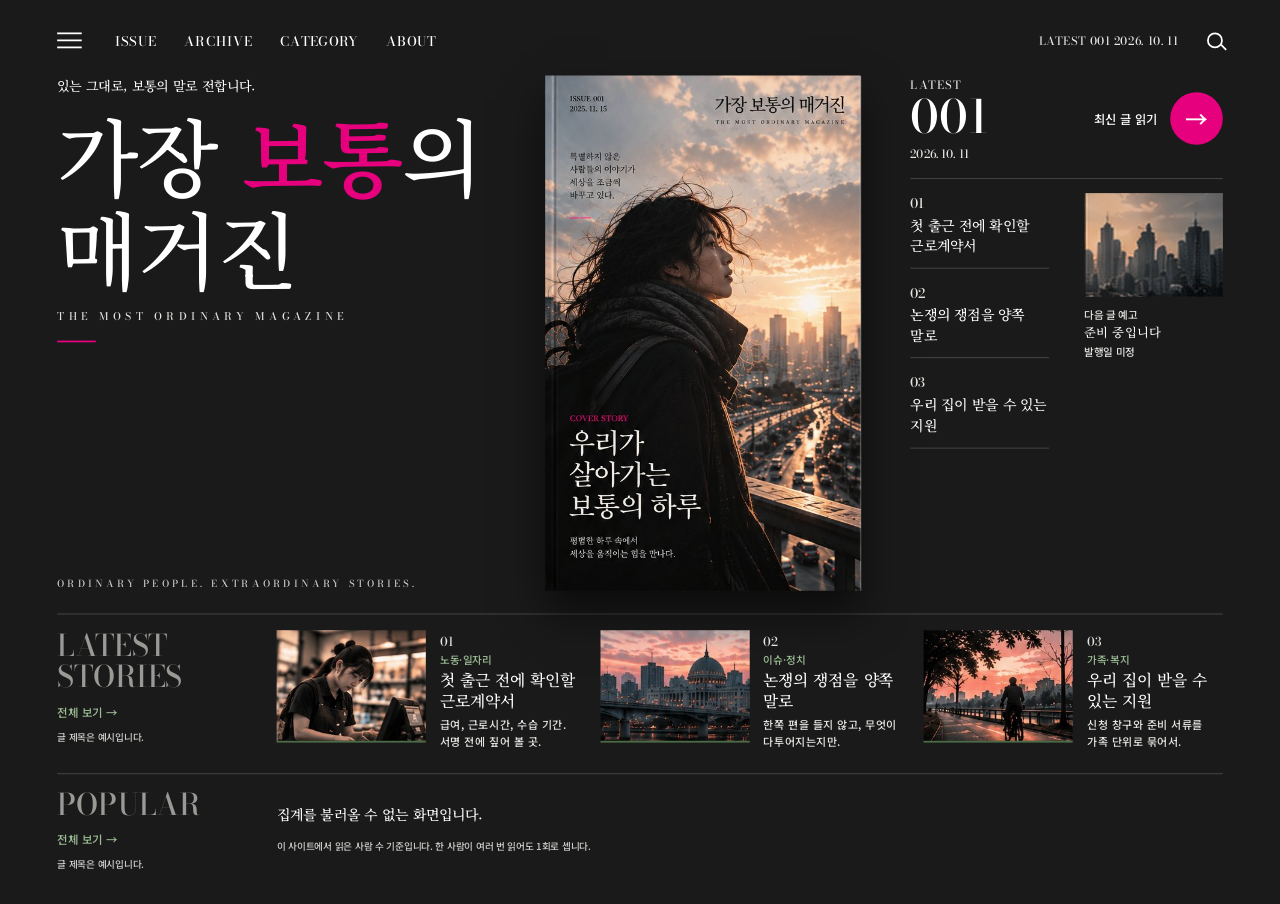
<file: index.html>
<!doctype html>
<html lang="ko">
<head>
<meta charset="utf-8">
<meta name="viewport" content="width=device-width, initial-scale=1, viewport-fit=cover">
<title>가장 보통의 매거진</title>
<link rel="preconnect" href="https://fonts.googleapis.com">
<link rel="preconnect" href="https://fonts.gstatic.com" crossorigin>
<link rel="stylesheet" href="https://fonts.googleapis.com/css2?family=Bodoni+Moda:wght@400;500&family=Noto+Serif+KR:wght@400;500;600&family=Noto+Sans+KR:wght@400;500;700&display=swap">
<style>
/* 레이아웃: 한 주소에 두 구성을 담는다. 화면 폭 900px 이상(컴퓨터)은 가로형(.L), 그 미만(폰)은 세로형(.P).
   두 구성 모두 도화지를 그려 화면 폭에 맞춰 통째로 줄이므로 구성이 바뀌지 않는다. 핫핑크는 제호의 '보통', 이번 호 버튼, 짧은 선에만 쓴다. */
:root { color-scheme: dark; --bg: #1A1A1A; --ink: #FFFFFF; --muted: #E6E5E2; --faint: #CFCECB; --rule: #4A4A4A; --pink: #E6007E; --olive: #4A6B45; --olive-text: #9DBF96; --serif: 'Noto Serif KR', 'Nanum Myeongjo', serif; --sans: 'Noto Sans KR', system-ui, -apple-system, sans-serif; --display: 'Bodoni Moda', 'Didot', 'Times New Roman', serif; }
* { box-sizing: border-box; }
body { font-weight: 500; background: var(--bg); color: var(--ink); font-family: var(--serif); padding-inline: 8px; padding-block: 0; word-break: keep-all; }
a { color: inherit; text-decoration: none; }
:focus-visible { outline: 2px solid var(--pink); outline-offset: 3px; }
.L { display: none; }
@media (min-width: 900px) { .P { display: none; } .L { display: block; } }
.P .phero { position: relative; height: calc(39vw + 78px + 163.1vw); margin-inline: -8px; overflow: hidden; background: #1A1A1A url("img/cover.jpg") center bottom / 100% auto no-repeat; }
.P .pnav { position: absolute; top: 0; left: 0; right: 0; display: flex; align-items: center; gap: 3.4vw; padding: 14px 16px 0; font-family: var(--display); font-size: 3.5vw; letter-spacing: 0.04em; }
.P .pnav:has(.wlink:not([hidden])) { gap: 2.4vw; font-size: 3.2vw; }
.P .burger { flex: none; width: 24px; height: 16px; display: grid; align-content: space-between; margin-right: 2px; }
.P .burger i { display: block; height: 2px; background: var(--ink); }
.P .pnav .sp { flex: 1; }
.P .search { flex: none; width: 16px; height: 16px; border: 2px solid var(--ink); border-radius: 50%; position: relative; }
.P .search::after { content: ""; position: absolute; width: 7px; height: 2px; background: var(--ink); right: -6px; bottom: -2px; transform: rotate(45deg); }
.P .ptitle { position: absolute; left: 16px; top: 64px; right: 34%; }
.P .kicker { margin: 0; font-size: 3.3vw; line-height: 1.55; font-weight: 500; text-shadow: 0 1px 8px rgba(0,0,0,0.6); }
.P h1 { margin: 2vw 0 0; font-weight: 500; font-size: 11.5vw; line-height: 1.1; letter-spacing: -0.02em; text-shadow: 0 2px 14px rgba(0,0,0,0.55); }
.P h1 b { color: var(--pink); font-weight: 600; }
.P .en { margin: 2.2vw 0 0; font-family: var(--display); font-size: 2.4vw; letter-spacing: 0.3em; line-height: 1.8; color: var(--muted); }
.P .pside { position: absolute; top: 64px; right: 16px; width: 26vw; max-width: 130px; }
.P .issue-l { margin: 0; font-family: var(--display); font-size: 2.8vw; letter-spacing: 0.1em; color: var(--muted); }
.P .issue-n { margin: 0; font-family: var(--display); font-weight: 500; font-size: 9vw; line-height: 1.1; }
.P .issue-d { margin: 4px 0 0; padding-top: 6px; border-top: 1px solid var(--rule); font-family: var(--display); font-size: 2.8vw; color: var(--muted); }
.P .read { position: absolute; right: 16px; bottom: 18px; display: block; text-align: center; text-shadow: 0 1px 6px rgba(0,0,0,0.9); }
.P .read .circle { display: grid; place-items: center; width: 12vw; height: 12vw; border-radius: 50%; background: var(--pink); color: #fff; font-size: 5.4vw; line-height: 1; }
.P .read span.t { display: block; margin-top: 6px; font-family: var(--sans); font-size: 3vw; }
.P .toc { position: absolute; left: 0; right: 0; top: calc(71.6vw + 14px); list-style: none; margin: 0; padding: 0; border-top: 1px solid var(--rule); }
.P .toc li { padding: 2.4vw 0 2.2vw; border-bottom: 1px solid var(--rule); }
.P .toc .n { display: block; font-family: var(--display); font-size: 3.2vw; color: var(--muted); }
.P .toc .c { display: block; font-family: var(--sans); font-size: 2.6vw; font-weight: 500; color: var(--olive-text); }
.P .toc .tt { display: block; font-size: 3vw; line-height: 1.45; }
.P .toc { text-shadow: 0 1px 6px rgba(0,0,0,0.9), 0 0 3px rgba(0,0,0,0.8); }
.P .toc .n { color: var(--ink); }
.P .toc .c { color: #D3EACC; }
.P .latest { margin-top: 0; border-top: 0; padding: 26px 8px 0; }
.P .latest-head { display: flex; flex-wrap: wrap; align-items: baseline; justify-content: space-between; gap: 6px 16px; }
.P .latest-head h2 { margin: 0; font-family: var(--display); font-weight: 500; font-size: 24px; line-height: 1.1; letter-spacing: 0.04em; color: #9A9996; }
.P .latest-head .all { font-family: var(--sans); font-size: 13px; color: var(--olive-text); }
.P .cards { list-style: none; margin: 16px 0 0; padding: 0; display: grid; grid-template-columns: 1fr; gap: 22px; }
.P .card .im { width: 100%; aspect-ratio: 2 / 1; background: #222 center / cover no-repeat; border-bottom: 2px solid var(--olive); }
.P .card .row { display: grid; grid-template-columns: 26px 1fr; margin-top: 10px; }
.P .card .no { font-family: var(--display); font-size: 14px; color: var(--muted); padding-top: 2px; }
.P .card .tx { border-left: 1px solid var(--rule); padding-left: 10px; min-width: 0; }
.P .card .c { display: block; font-family: var(--sans); font-size: 11px; font-weight: 500; color: var(--olive-text); }
.P .card h3 { margin: 2px 0 0; font-weight: 500; font-size: 17px; line-height: 1.4; }
.P .card p { margin: 4px 0 0; font-family: var(--sans); font-weight: 500; font-size: 13px; line-height: 1.55; color: var(--muted); }
.P .card a:hover h3 { text-decoration: underline; text-decoration-color: var(--pink); text-underline-offset: 4px; }
.P .note { margin: 22px 0 0; font-family: var(--sans); font-size: 11px; color: var(--faint); text-align: right; }
.L .frame { width: 100%; max-width: 1440px; margin-inline: auto; overflow: hidden; }
.L .stage { width: 1440px; transform-origin: 0 0; padding: 28px 56px 36px; background: var(--bg); }
.L .nav { display: flex; align-items: center; gap: 32px; height: 36px; font-family: var(--display); font-size: 15px; letter-spacing: 0.04em; }
.L .burger { width: 28px; height: 18px; display: grid; align-content: space-between; margin-right: 6px; }
.L .burger i { display: block; height: 2px; background: var(--ink); }
.L .nav .sp { flex: 1; }
.L .nav .iss { font-size: 13px; color: var(--muted); }
.L .nav .search { width: 18px; height: 18px; border: 2px solid var(--ink); border-radius: 50%; position: relative; }
.L .nav .search::after { content: ""; position: absolute; width: 8px; height: 2px; background: var(--ink); right: -7px; bottom: -2px; transform: rotate(45deg); }
.L .hero { display: grid; grid-template-columns: 500px 360px 1fr; column-gap: 56px; margin-top: 22px; align-items: stretch; }
.L .left { display: flex; flex-direction: column; justify-content: space-between; }
.L .kicker { margin: 0; font-size: 15px; line-height: 1.6; font-weight: 500; }
.L h1 { margin: 12px 0 0; font-weight: 500; font-size: 96px; line-height: 1.1; letter-spacing: -0.02em; }
.L h1 b { color: var(--pink); font-weight: 600; }
.L .en { margin: 18px 0 0; font-family: var(--display); font-size: 12px; letter-spacing: 0.42em; color: var(--muted); }
.L .bar { width: 44px; height: 2px; background: var(--pink); margin: 18px 0 0; }
.L .desc { margin: 16px 0 0; font-size: 17px; line-height: 1.7; font-weight: 500; }
.L .cats { list-style: none; margin: 0; padding: 0; display: grid; grid-template-columns: repeat(4, 1fr); gap: 20px 16px; }
.L .cats li { border-left: 2px solid var(--rule); padding-left: 10px; line-height: 1.3; }
.L .cats li:first-child { border-left-color: var(--olive); }
.L .cats .n { display: block; font-family: var(--display); font-size: 12px; color: var(--muted); }
.L .cats .t { font-family: var(--sans); font-size: 13px; font-weight: 500; }
.L .tagline { margin: 0; font-family: var(--display); font-size: 11px; letter-spacing: 0.34em; color: var(--faint); }
.L .cover { width: 360px; aspect-ratio: 526 / 858; background: #111 url("img/cover.jpg") center / cover no-repeat; box-shadow: 0 26px 46px rgba(0, 0, 0, 0.55); }
.L .right { display: grid; grid-template-columns: 1fr 1fr; column-gap: 40px; align-content: start; }
.L .right > .top { grid-column: 1 / -1; display: flex; align-items: center; gap: 28px; padding-bottom: 18px; border-bottom: 1px solid var(--rule); }
.L .issue-l { margin: 0; font-family: var(--display); font-size: 13px; letter-spacing: 0.1em; color: var(--muted); }
.L .issue-n { margin: 0; font-family: var(--display); font-weight: 500; font-size: 52px; line-height: 1.05; }
.L .issue-d { margin: 4px 0 0; font-family: var(--display); font-size: 13px; color: var(--muted); }
.L .read { margin-left: auto; display: flex; align-items: center; gap: 14px; font-family: var(--sans); font-size: 14px; }
.L .read .circle { display: grid; place-items: center; width: 60px; height: 60px; border-radius: 50%; background: var(--pink); color: #fff; font-size: 26px; line-height: 1; }
.L .toc { grid-column: 1; list-style: none; margin: 0; padding: 0; }
.L .toc li { padding: 16px 0 14px; border-bottom: 1px solid var(--rule); }
.L .toc .n { display: block; font-family: var(--display); font-size: 15px; color: var(--muted); }
.L .toc .c { display: block; margin-top: 2px; font-family: var(--sans); font-size: 12px; font-weight: 500; color: var(--olive-text); }
.L .toc .tt { display: block; margin-top: 2px; font-size: 16px; line-height: 1.45; }
.L .next { grid-column: 2; margin-top: 16px; }
.L .next .im { width: 100%; aspect-ratio: 4 / 3; background: #222 url("img/next.jpg") center / cover no-repeat; }
.L .next p { margin: 10px 0 0; font-family: var(--sans); font-size: 12px; line-height: 1.6; color: var(--muted); }
.L .next p b { display: block; font-weight: 500; color: var(--ink); font-family: var(--serif); font-size: 14px; }
.L .latest { margin-top: 26px; border-top: 1px solid var(--rule); padding-top: 18px; display: grid; grid-template-columns: 210px 1fr; column-gap: 40px; align-items: start; }
.L .latest h2 { margin: 0; font-family: var(--display); font-weight: 500; font-size: 34px; line-height: 1.05; color: #9A9996; }
.L .latest .all, .L .pop .all { display: block; margin-top: 12px; font-family: var(--sans); font-size: 13px; color: var(--olive-text); }
.L .latest .note, .L .pop .note { margin: 10px 0 0; font-family: var(--sans); font-size: 11px; line-height: 1.5; color: var(--faint); }
.L .cards { list-style: none; margin: 0; padding: 0; display: grid; grid-template-columns: repeat(3, 1fr); gap: 28px; }
.L .card a { display: grid; grid-template-columns: 170px 1fr; gap: 16px; }
.L .card .im { width: 100%; aspect-ratio: 4 / 3; background: #222 center / cover no-repeat; border-bottom: 2px solid var(--olive); }
.L .card .no { font-family: var(--display); font-size: 14px; color: var(--muted); }
.L .card .c { display: block; font-family: var(--sans); font-size: 12px; font-weight: 500; color: var(--olive-text); }
.L .card h3 { margin: 2px 0 0; font-weight: 500; font-size: 18px; line-height: 1.35; }
.L .card p { margin: 6px 0 0; font-family: var(--sans); font-weight: 500; font-size: 12.5px; line-height: 1.55; color: var(--muted); }
.L .card a:hover h3 { text-decoration: underline; text-decoration-color: var(--pink); text-underline-offset: 4px; }
.P .pop { padding: 34px 8px 28px; }
.P .pop .latest-head { margin: 0; }
.P .pop h2 { margin: 0; font-family: var(--display); font-weight: 500; font-size: 24px; line-height: 1.1; letter-spacing: 0.04em; color: #9A9996; }
.L .pop { margin-top: 26px; border-top: 1px solid var(--rule); padding-top: 18px; display: grid; grid-template-columns: 210px 1fr; column-gap: 40px; align-items: start; }
.L .pop h2 { margin: 0; font-family: var(--display); font-weight: 500; font-size: 34px; line-height: 1.05; color: #9A9996; }
.pop .pnote { margin: 12px 0 0; font-family: var(--sans); font-size: 11px; line-height: 1.5; color: var(--faint); }
.P .cards { display: flex; gap: 14px; margin-inline: -8px; padding: 0 8px 4px; overflow-x: auto; scroll-snap-type: x mandatory; scroll-padding-inline: 8px; scrollbar-width: none; -webkit-overflow-scrolling: touch; }
.P .cards::-webkit-scrollbar { display: none; }
.P .cards .card { flex: 0 0 78%; scroll-snap-align: start; }
.pop .cnt { display: block; margin-top: 6px; font-family: var(--sans); font-size: 12px; color: var(--olive-text); }
.P .pop .cards { margin-top: 16px; }
.L .pop .cards { margin-top: 0; }
body { margin: 0; }
</style>
</head>
<body>
<div class="P">
<section class="phero" aria-label="이번 호">
  <nav class="pnav" aria-label="주 메뉴">
    <span class="burger" aria-hidden="true"><i></i><i></i><i></i></span>
    <a href="index.html">ISSUE</a>
    <a href="archive.html">ARCHIVE</a>
    <a href="category.html">CATEGORY</a>
    <a href="about.html">ABOUT</a>
      <a href="write.html" class="wlink" hidden>WRITE</a>
    <span class="sp"></span>
    <span class="search" aria-hidden="true"></span>
  </nav>
  <div class="ptitle">
    <p class="kicker">있는 그대로, 보통의 말로 전합니다.</p>
    <h1>가장 <b>보통</b>의<br>매거진</h1>
    <p class="en">THE MOST ORDINARY MAGAZINE</p>
  </div>
  <aside class="pside" aria-label="이번 호 안내">
    <p class="issue-l">ISSUE</p>
    <p class="issue-n">001</p>
    <p class="issue-d">2026. 10. 11</p>
  </aside>
  <a class="read" href="post.html#1">
    <span class="circle" aria-hidden="true">→</span><span class="t">최신 글 읽기</span>
  </a>
</section>

<section class="latest" aria-labelledby="latest-h-p">
  <div class="latest-head">
    <h2 id="latest-h-p">LATEST STORIES</h2>
    <a class="all" href="category.html">전체 보기 →</a>
  </div>
  <ul class="cards" ></ul>
  <p class="note">글 제목은 예시입니다.</p>
</section>

<section class="pop" aria-labelledby="pop-h-p">
  <div class="latest-head">
    <h2 id="pop-h-p">POPULAR</h2>
    <a class="all" href="category.html">전체 보기 →</a>
  </div>
  <div class="popbody"></div>
  <p class="note">글 제목은 예시입니다.</p>
</section>
</div>
<div class="L">
<div class="frame" >
  <div class="stage" >
    <nav class="nav" aria-label="주 메뉴">
      <span class="burger" aria-hidden="true"><i></i><i></i><i></i></span>
      <a href="index.html">ISSUE</a>
      <a href="archive.html">ARCHIVE</a>
      <a href="category.html">CATEGORY</a>
      <a href="about.html">ABOUT</a>
      <a href="write.html" class="wlink" hidden>WRITE</a>
      <span class="sp"></span>
      <span class="iss"></span>
      <span class="search" aria-hidden="true"></span>
    </nav>

    <div class="hero">
      <header class="left">
        <div>
          <p class="kicker">있는 그대로, 보통의 말로 전합니다.</p>
          <h1>가장 <b>보통</b>의<br>매거진</h1>
          <p class="en">THE MOST ORDINARY MAGAZINE</p>
          <div class="bar"></div>
        </div>
        <p class="tagline">ORDINARY PEOPLE. EXTRAORDINARY STORIES.</p>
      </header>

      <section class="cover" role="img" aria-label="표지 이미지"></section>

      <aside class="right" aria-label="이번 호">
        <div class="top">
          <div>
            <p class="issue-l">ISSUE</p>
            <p class="issue-n">001</p>
            <p class="issue-d">2026. 10. 11</p>
          </div>
          <a class="read" href="post.html#1">
            <span>최신 글 읽기</span><span class="circle" aria-hidden="true">→</span>
          </a>
        </div>
        <ol class="toc" ></ol>
        <div class="next">
          <div class="im"></div>
          <p>다음 글 예고<b>준비 중입니다</b>발행일 미정</p>
        </div>
      </aside>
    </div>

    <section class="latest" aria-labelledby="latest-h-l">
      <div>
        <h2 id="latest-h-l">LATEST<br>STORIES</h2>
        <a class="all" href="category.html">전체 보기 →</a>
        <p class="note">글 제목은 예시입니다.</p>
      </div>
      <ul class="cards" ></ul>
    </section>

    <section class="pop" aria-labelledby="pop-h-l">
      <div>
        <h2 id="pop-h-l">POPULAR</h2>
        <a class="all" href="category.html">전체 보기 →</a>
        <p class="note">글 제목은 예시입니다.</p>
      </div>
      <div class="popbody"></div>
    </section>
  </div>
</div>
</div>
<script src="config.js"></script>
<script src="site.js"></script>
<script>
(function () {
  var S = window.SITE, CATS = S.CATS, POSTS = S.POSTS;
  function el(tag, cls, text) { var e = document.createElement(tag); if (cls) e.className = cls; if (text) e.textContent = text; return e; }
  function link(a, id) { a.href = "post.html#" + id; return a; }

  // LATEST와 POPULAR가 같은 카드 모양을 쓰도록 한 곳에서 만든다. count가 있으면 읽은 사람 수를 덧붙인다.
  function makeCard(p, rank, layout, count) {
    var li = el("li", "card");
    var a = link(el("a"), p.id);
    var im = el("div", "im");
    if (p.img) im.style.backgroundImage = 'url("' + p.img + '")';
    a.appendChild(im);
    var no = el("span", "no", rank < 10 ? "0" + rank : String(rank));
    var body = el(layout === "P" ? "div" : "div", layout === "P" ? "tx" : "");
    body.appendChild(el("span", "c", p.cat));
    body.appendChild(el("h3", "", p.title));
    body.appendChild(el("p", "", p.dek));
    if (count != null) body.appendChild(el("span", "cnt", count + "명이 읽음"));
    if (layout === "P") {
      var row = el("div", "row");
      row.appendChild(no); row.appendChild(body); a.appendChild(row);
    } else {
      var t2 = el("div");
      t2.appendChild(no);
      while (body.firstChild) t2.appendChild(body.firstChild);
      a.appendChild(t2);
    }
    li.appendChild(a);
    return li;
  }

  function build(root, layout) {
    var cats = root.querySelector(".cats");
    if (cats) CATS.forEach(function (c, i) {
      var li = el("li");
      li.appendChild(el("span", "n", "0" + (i + 1)));
      li.appendChild(el("span", "t", c));
      cats.appendChild(li);
    });
    var top = POSTS[0];
    // 표지는 가장 최신 글(첫 번째)의 표지 이미지를 쓴다.
    var cv = root.querySelector(".phero, .cover");
    if (cv && top.cover) cv.style.backgroundImage = 'url("' + top.cover + '")';
    var q = function (c) { return root.querySelector(c); };
    if (q(".issue-l")) { q(".issue-l").textContent = "LATEST"; q(".issue-n").textContent = S.latestNo(); q(".issue-d").textContent = top.date; }
    if (q(".nav .iss")) q(".nav .iss").textContent = "LATEST " + S.latestNo() + "  " + top.date;
    root.querySelectorAll("a.read").forEach(function (r) { r.href = "post.html#" + top.id; });
    if (S.isReal()) root.querySelectorAll(".note").forEach(function (n) { n.remove(); });
    var toc = root.querySelector(".toc");
    if (toc) POSTS.slice(0, 3).forEach(function (p, i) {
      var li = el("li");
      li.appendChild(el("span", "n", "0" + (i + 1)));
      li.appendChild(link(el("a", "tt", p.title), p.id));
      toc.appendChild(li);
    });
    var cards = root.querySelector(".cards");
    POSTS.slice(0, layout === "P" && S.isReal() ? 6 : 3).forEach(function (p, i) { cards.appendChild(makeCard(p, i + 1, layout)); });
  }

  var roots = [
    { root: document.querySelector(".P"), layout: "P", w: 672 },
    { root: document.querySelector(".L"), layout: "L", w: 1440 }
  ];
  if (S.hasSession()) document.querySelectorAll(".wlink").forEach(function (a) { a.hidden = false; });
  var built = false;
  S.ready.then(function () { roots.forEach(function (r) { build(r.root, r.layout); }); built = true; fit(); renderPop(lastCounts); });

  var lastCounts = {};
  function renderPop(counts) {
    lastCounts = counts;
    if (!built) return;
    var rows = POSTS.map(function (p) { return { p: p, n: (counts || {})[p.id] || 0 }; })
      .filter(function (r) { return r.n > 0; })
      .sort(function (a, b) { return b.n - a.n || a.p.id - b.p.id; }).slice(0, 6);
    document.querySelectorAll(".popbody").forEach(function (box) {
      box.textContent = "";
      var layout = box.closest(".P") ? "P" : "L";
      if (!rows.length) { box.appendChild(el("p", "none", counts === null ? "집계를 불러올 수 없는 화면입니다." : "아직 집계된 조회가 없습니다.")); }
      else {
        var ul = el("ul", "cards");
        rows.slice(0, layout === "P" && S.isReal() ? 6 : 3).forEach(function (r, i) { ul.appendChild(makeCard(r.p, i + 1, layout, r.n)); });
        box.appendChild(ul);
      }
      box.appendChild(el("p", "pnote", "이 사이트에서 읽은 사람 수 기준입니다. 한 사람이 여러 번 읽어도 1회로 셉니다."));
    });
  }
  S.readCounts().then(renderPop);

  function fit() {
    roots.forEach(function (r) {
      var frame = r.root.querySelector(".frame"), stage = r.root.querySelector(".stage");
      if (!frame || !frame.clientWidth) return;
      var s = Math.min(1, frame.clientWidth / r.w);
      stage.style.transform = "scale(" + s + ")";
      frame.style.height = Math.ceil(stage.offsetHeight * s) + "px";
    });
  }
  fit();
  window.addEventListener("resize", fit);
  window.addEventListener("load", fit);
  if (document.fonts && document.fonts.ready) document.fonts.ready.then(fit);
})();
</script>
</body>
</html>
</file>
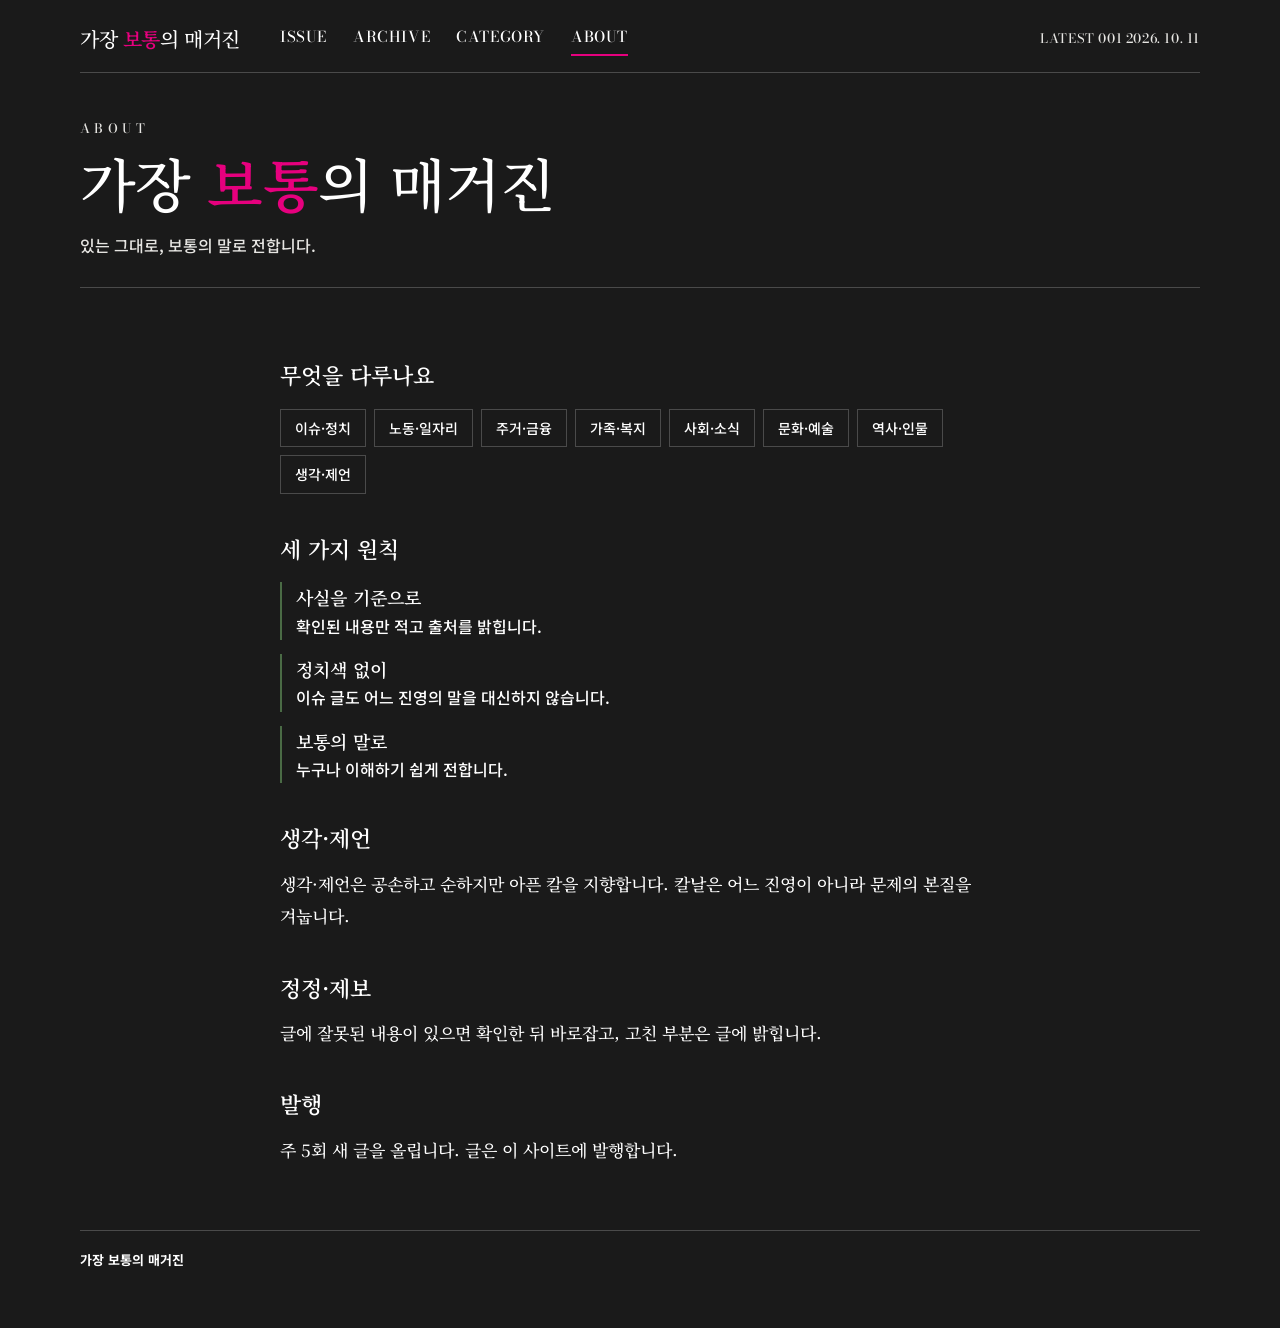
<file: about.html>
<!doctype html>
<html lang="ko">
<head>
<meta charset="utf-8">
<meta name="viewport" content="width=device-width, initial-scale=1, viewport-fit=cover">
<title>소개 — 가장 보통의 매거진</title>
<link rel="preconnect" href="https://fonts.googleapis.com">
<link rel="preconnect" href="https://fonts.gstatic.com" crossorigin>
<link rel="stylesheet" href="https://fonts.googleapis.com/css2?family=Bodoni+Moda:wght@400;500&family=Noto+Serif+KR:wght@400;500;600&family=Noto+Sans+KR:wght@400;500;700&display=swap">
<link rel="stylesheet" href="site.css">
</head>
<body data-page="about">
<div class="wrap">
<div id="site-header"></div>
<main>
  <section class="page-head">
    <p class="eyebrow">ABOUT</p>
    <h1>가장 <b>보통</b>의 매거진</h1>
    <p class="lede">있는 그대로, 보통의 말로 전합니다.</p>
  </section>
  <div class="about">
    <h2>무엇을 다루나요</h2>
    <ul class="cat-list" id="cats"></ul>

    <h2>세 가지 원칙</h2>
    <ul class="rules">
      <li><b>사실을 기준으로</b>확인된 내용만 적고 출처를 밝힙니다.</li>
      <li><b>정치색 없이</b>이슈 글도 어느 진영의 말을 대신하지 않습니다.</li>
      <li><b>보통의 말로</b>누구나 이해하기 쉽게 전합니다.</li>
    </ul>

    <h2>생각·제언</h2>
    <p>생각·제언은 공손하고 순하지만 아픈 칼을 지향합니다. 칼날은 어느 진영이 아니라 문제의 본질을 겨눕니다.</p>

    <h2>정정·제보</h2>
    <p>글에 잘못된 내용이 있으면 확인한 뒤 바로잡고, 고친 부분은 글에 밝힙니다.</p>

    <h2>발행</h2>
    <p>주 5회 새 글을 올립니다. 글은 이 사이트에 발행합니다.</p>
  </div>
</main>
<div id="site-footer"></div>
</div>
<script src="config.js"></script>
<script src="site.js"></script>
<script>
(function () {
  var S = window.SITE, ul = document.getElementById("cats");
  S.CATS.forEach(function (c) { ul.appendChild(S.el("li", "", c)); });
})();
</script>
</body>
</html>
</file>
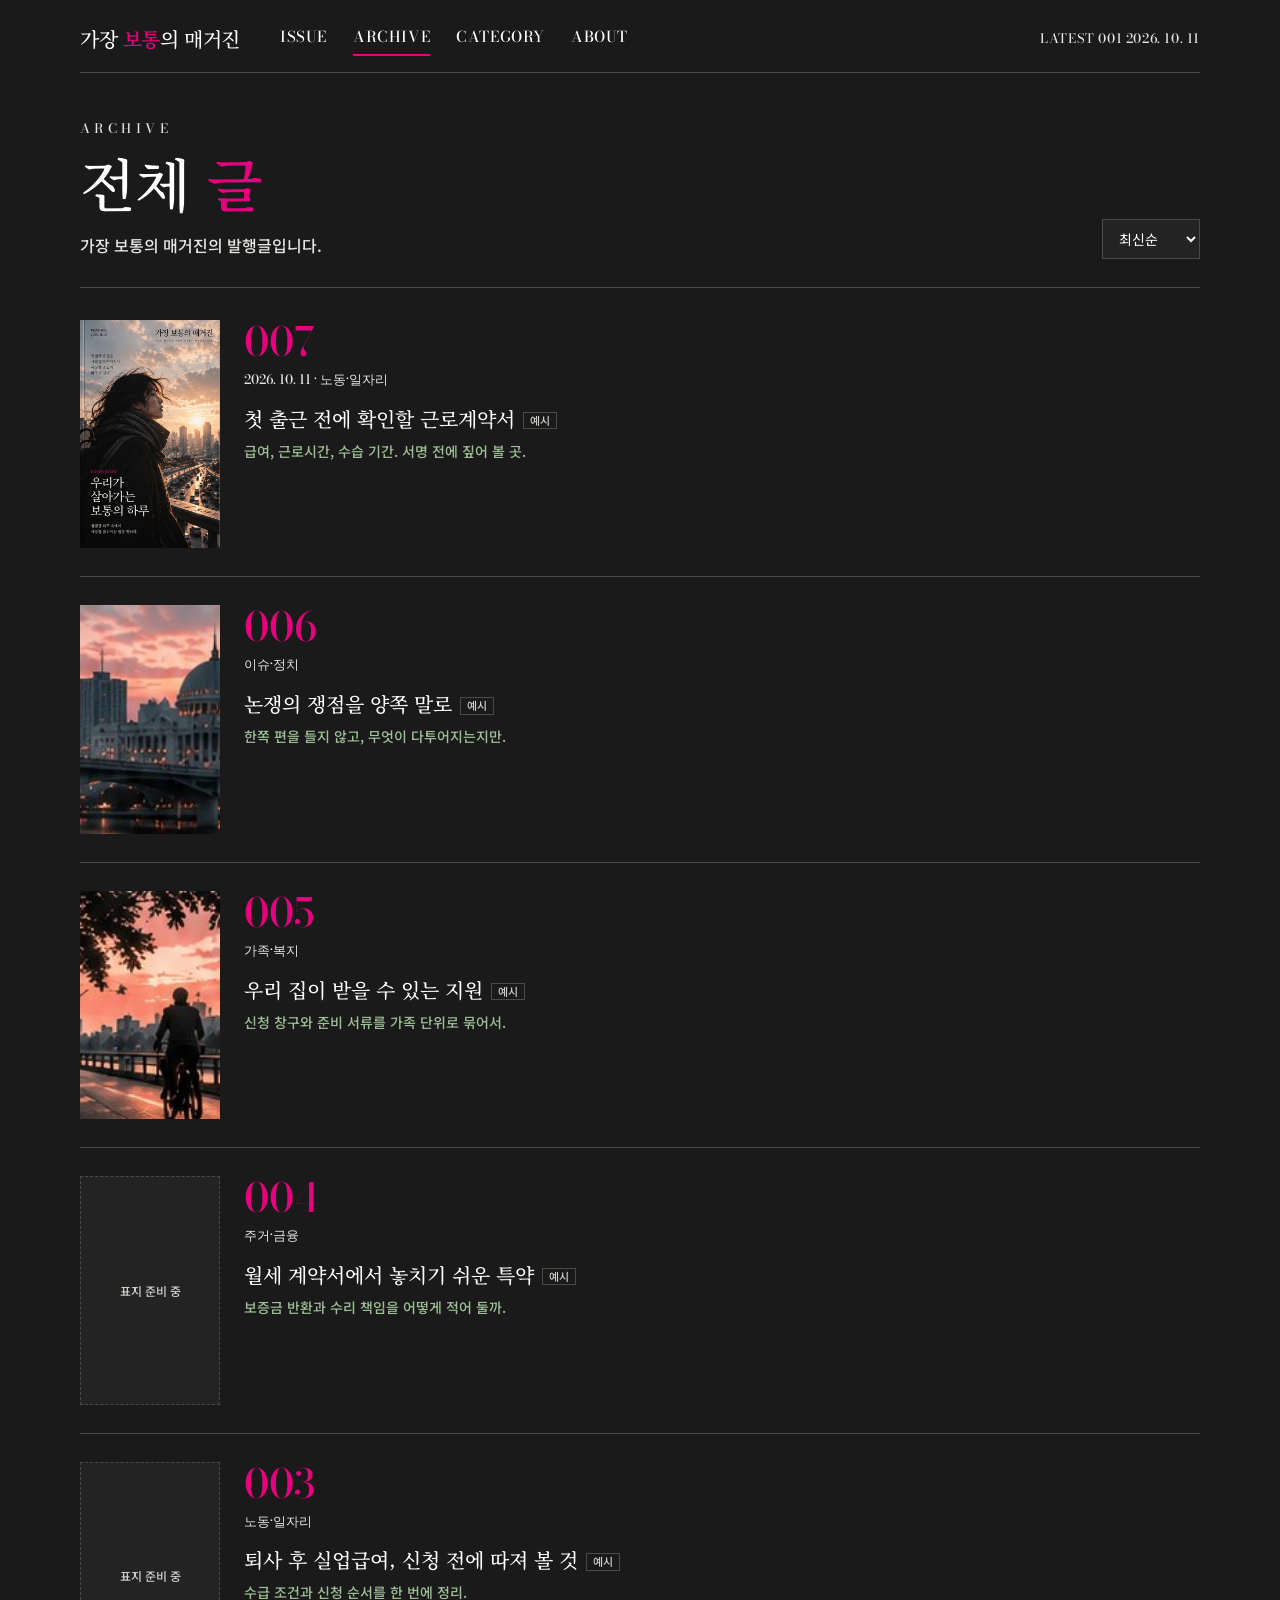
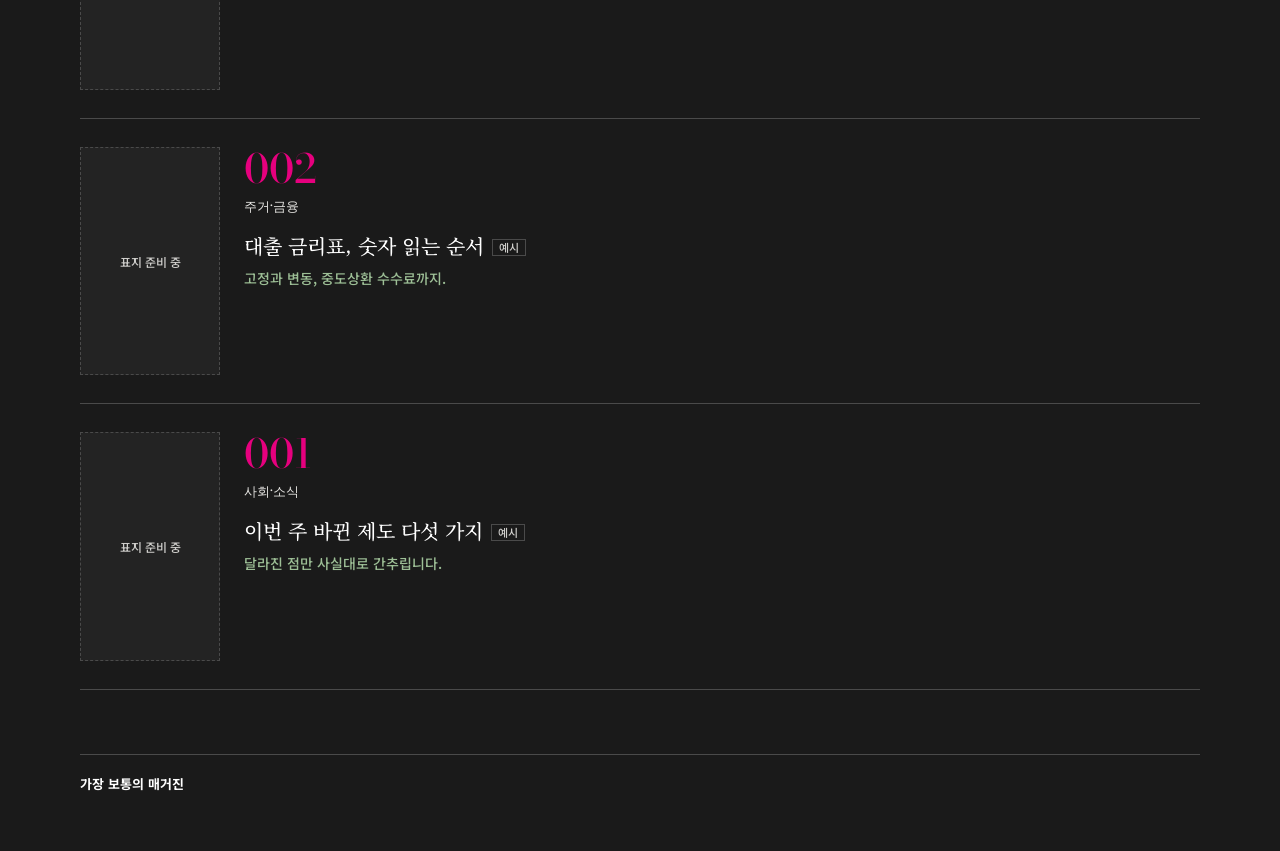
<file: archive.html>
<!doctype html>
<html lang="ko">
<head>
<meta charset="utf-8">
<meta name="viewport" content="width=device-width, initial-scale=1, viewport-fit=cover">
<title>전체 글 — 가장 보통의 매거진</title>
<link rel="preconnect" href="https://fonts.googleapis.com">
<link rel="preconnect" href="https://fonts.gstatic.com" crossorigin>
<link rel="stylesheet" href="https://fonts.googleapis.com/css2?family=Bodoni+Moda:wght@400;500&family=Noto+Serif+KR:wght@400;500;600&family=Noto+Sans+KR:wght@400;500;700&display=swap">
<link rel="stylesheet" href="site.css">
</head>
<body data-page="archive">
<div class="wrap">
<div id="site-header"></div>
<main>
  <section class="page-head">
    <p class="eyebrow">ARCHIVE</p>
    <h1>전체 <b>글</b></h1>
    <div class="arc-bar">
      <p class="lede">가장 보통의 매거진의 발행글입니다.</p>
      <label class="sort"><span class="sr">정렬</span>
        <select id="sort" aria-label="정렬">
          <option value="new">최신순</option>
          <option value="old">오래된순</option>
          <option value="pop">인기순</option>
        </select>
      </label>
    </div>
  </section>
  <ul class="issues" id="all"></ul>
</main>
<div id="site-footer"></div>
</div>
<script src="config.js"></script>
<script src="site.js"></script>
<script>
(function () {
  var S = window.SITE, ul = document.getElementById("all"), sel = document.getElementById("sort");
  var counts = {}, loaded = false;
  function draw() {
    var total = S.POSTS.length;
    // 번호는 발행 순서(가장 오래된 글이 001)로 매긴다. 맨 위 최신 글 번호가 위쪽 LATEST 번호와 같다.
    var rows = S.POSTS.map(function (p, i) { return { p: p, no: total - i, n: counts[p.id] || 0, i: i }; });
    if (sel.value === "old") rows.reverse();
    else if (sel.value === "pop") rows.sort(function (a, b) { return b.n - a.n || a.i - b.i; });
    ul.textContent = "";
    rows.forEach(function (r) { ul.appendChild(S.issueRow(r.p, r.no)); });
  }
  S.ready.then(function () {
    draw();
    S.readCounts().then(function (c) { counts = c || {}; loaded = true; if (sel.value === "pop") draw(); });
  });
  sel.addEventListener("change", draw);
})();
</script>
</body>
</html>
</file>
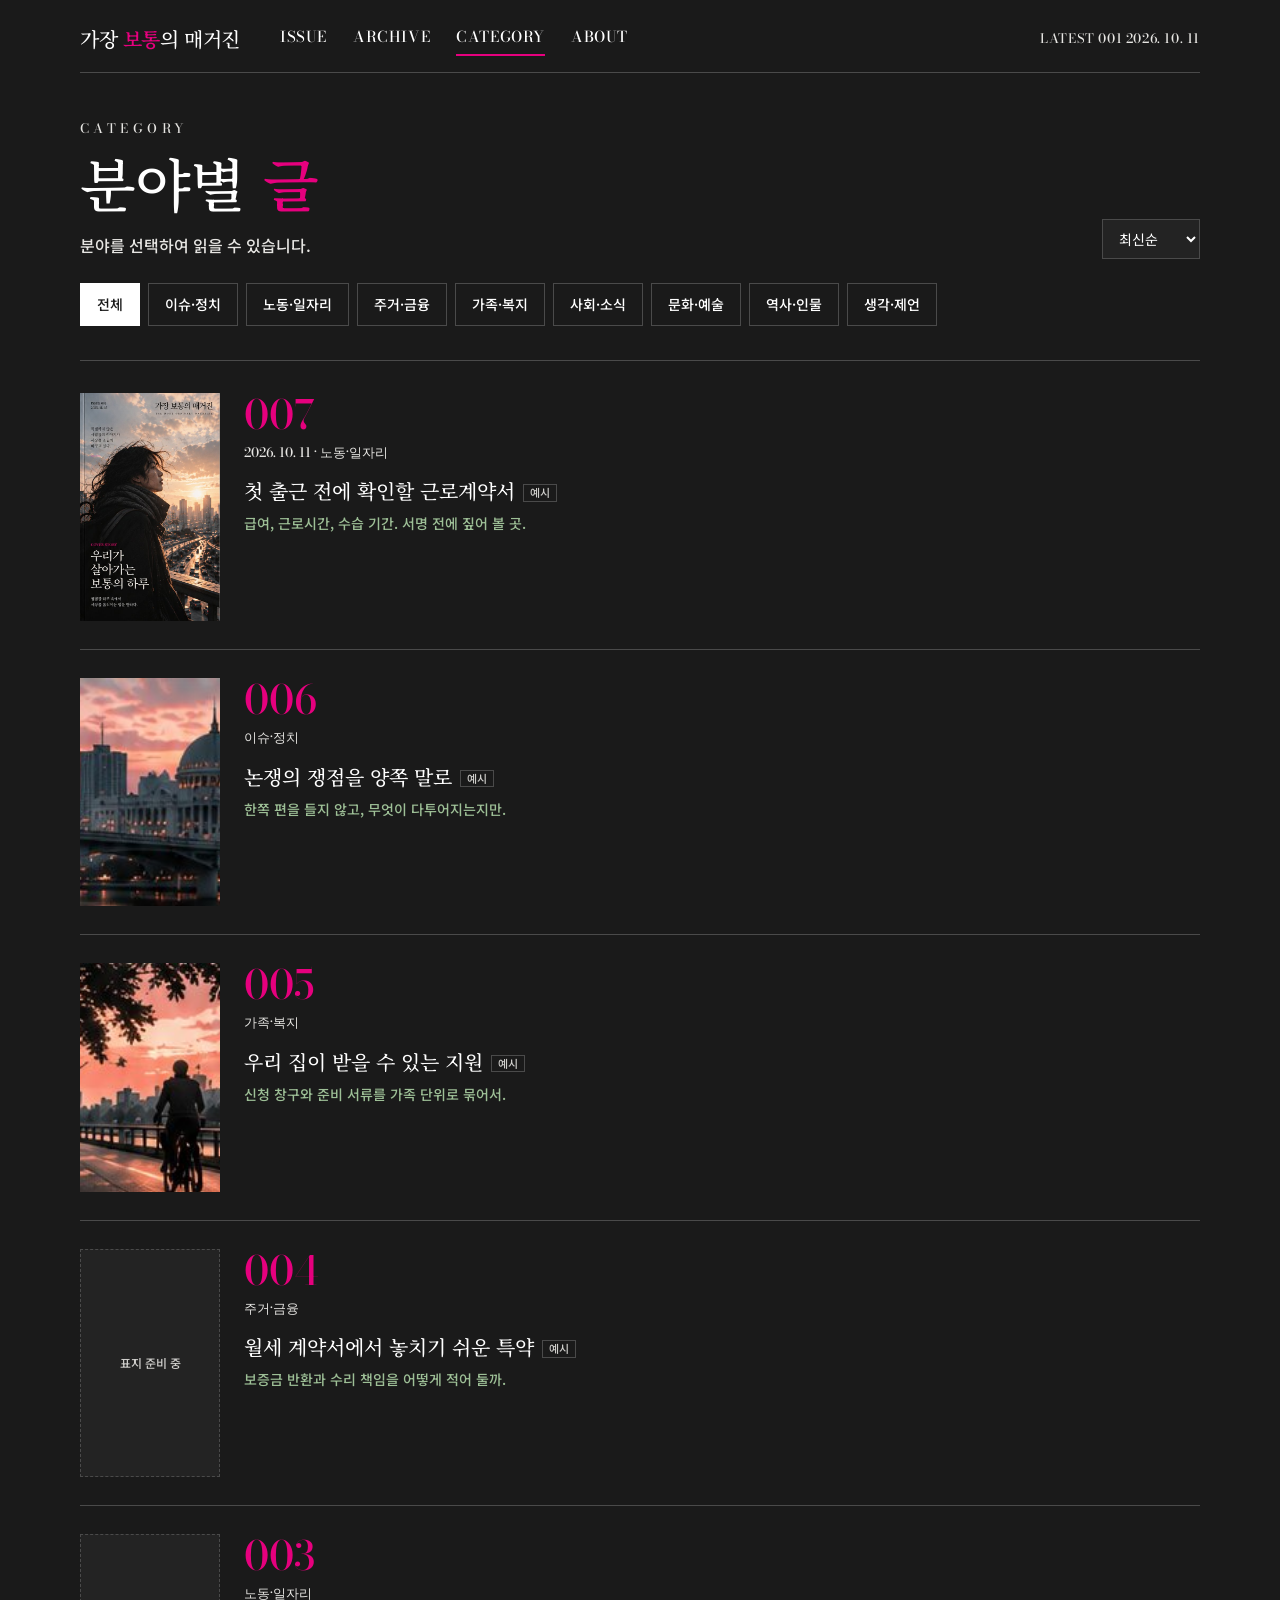
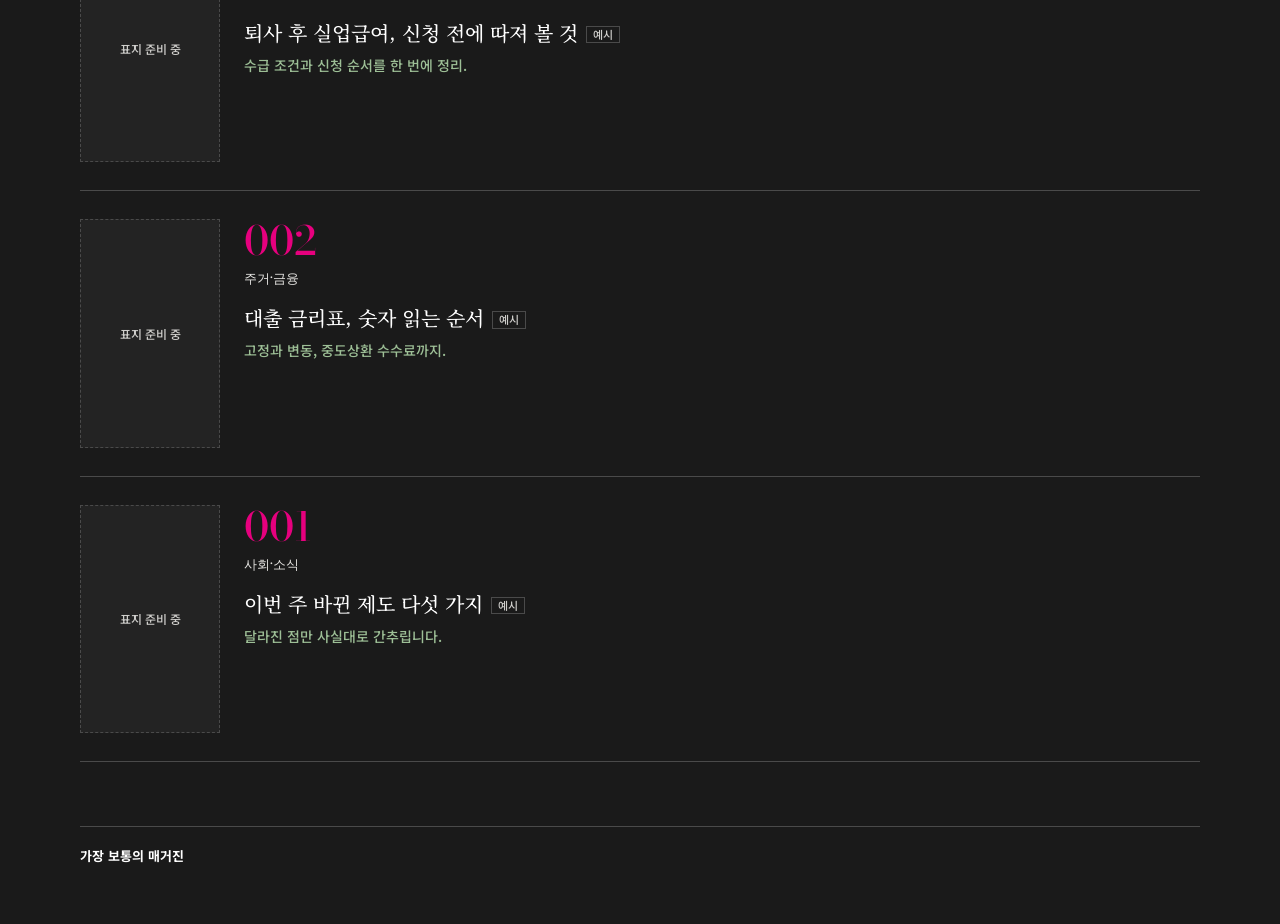
<file: category.html>
<!doctype html>
<html lang="ko">
<head>
<meta charset="utf-8">
<meta name="viewport" content="width=device-width, initial-scale=1, viewport-fit=cover">
<title>분야별 글 — 가장 보통의 매거진</title>
<link rel="preconnect" href="https://fonts.googleapis.com">
<link rel="preconnect" href="https://fonts.gstatic.com" crossorigin>
<link rel="stylesheet" href="https://fonts.googleapis.com/css2?family=Bodoni+Moda:wght@400;500&family=Noto+Serif+KR:wght@400;500;600&family=Noto+Sans+KR:wght@400;500;700&display=swap">
<link rel="stylesheet" href="site.css">
</head>
<body data-page="category">
<div class="wrap">
<div id="site-header"></div>
<main>
  <section class="page-head">
    <p class="eyebrow">CATEGORY</p>
    <h1>분야별 <b>글</b></h1>
    <div class="arc-bar">
      <p class="lede">분야를 선택하여 읽을 수 있습니다.</p>
      <label class="sort"><span class="sr">정렬</span>
        <select id="sort" aria-label="정렬">
          <option value="new">최신순</option>
          <option value="old">오래된순</option>
          <option value="pop">인기순</option>
        </select>
      </label>
    </div>
    <div class="tabs" id="tabs" role="group" aria-label="분야 선택"></div>
  </section>
  <ul class="issues" id="grid"></ul>
</main>
<div id="site-footer"></div>
</div>
<script src="config.js"></script>
<script src="site.js"></script>
<script>
(function () {
  var S = window.SITE, current = "전체", counts = {};
  var tabs = document.getElementById("tabs"), grid = document.getElementById("grid"), sel = document.getElementById("sort");
  function draw() {
    tabs.textContent = "";
    ["전체"].concat(S.CATS).forEach(function (c) {
      var b = S.el("button", "tab", c);
      b.type = "button";
      b.setAttribute("aria-pressed", c === current ? "true" : "false");
      b.addEventListener("click", function () { current = c; draw(); });
      tabs.appendChild(b);
    });
    grid.textContent = "";
    // 번호는 전체 글과 같은 발행 순서 번호다.
    var total = S.POSTS.length;
    var rows = S.POSTS.map(function (p, i) { return { p: p, no: total - i, n: counts[p.id] || 0, i: i }; })
      .filter(function (r) { return current === "전체" || r.p.cat === current; });
    if (sel.value === "old") rows.reverse();
    else if (sel.value === "pop") rows.sort(function (a, b) { return b.n - a.n || a.i - b.i; });
    if (!rows.length) { grid.appendChild(S.el("li", "empty", "이 분야의 글은 아직 없습니다.")); return; }
    rows.forEach(function (r) { grid.appendChild(S.issueRow(r.p, r.no)); });
  }
  S.ready.then(function () {
    draw();
    S.readCounts().then(function (c) { counts = c || {}; if (sel.value === "pop") draw(); });
  });
  sel.addEventListener("change", draw);
})();
</script>
</body>
</html>
</file>
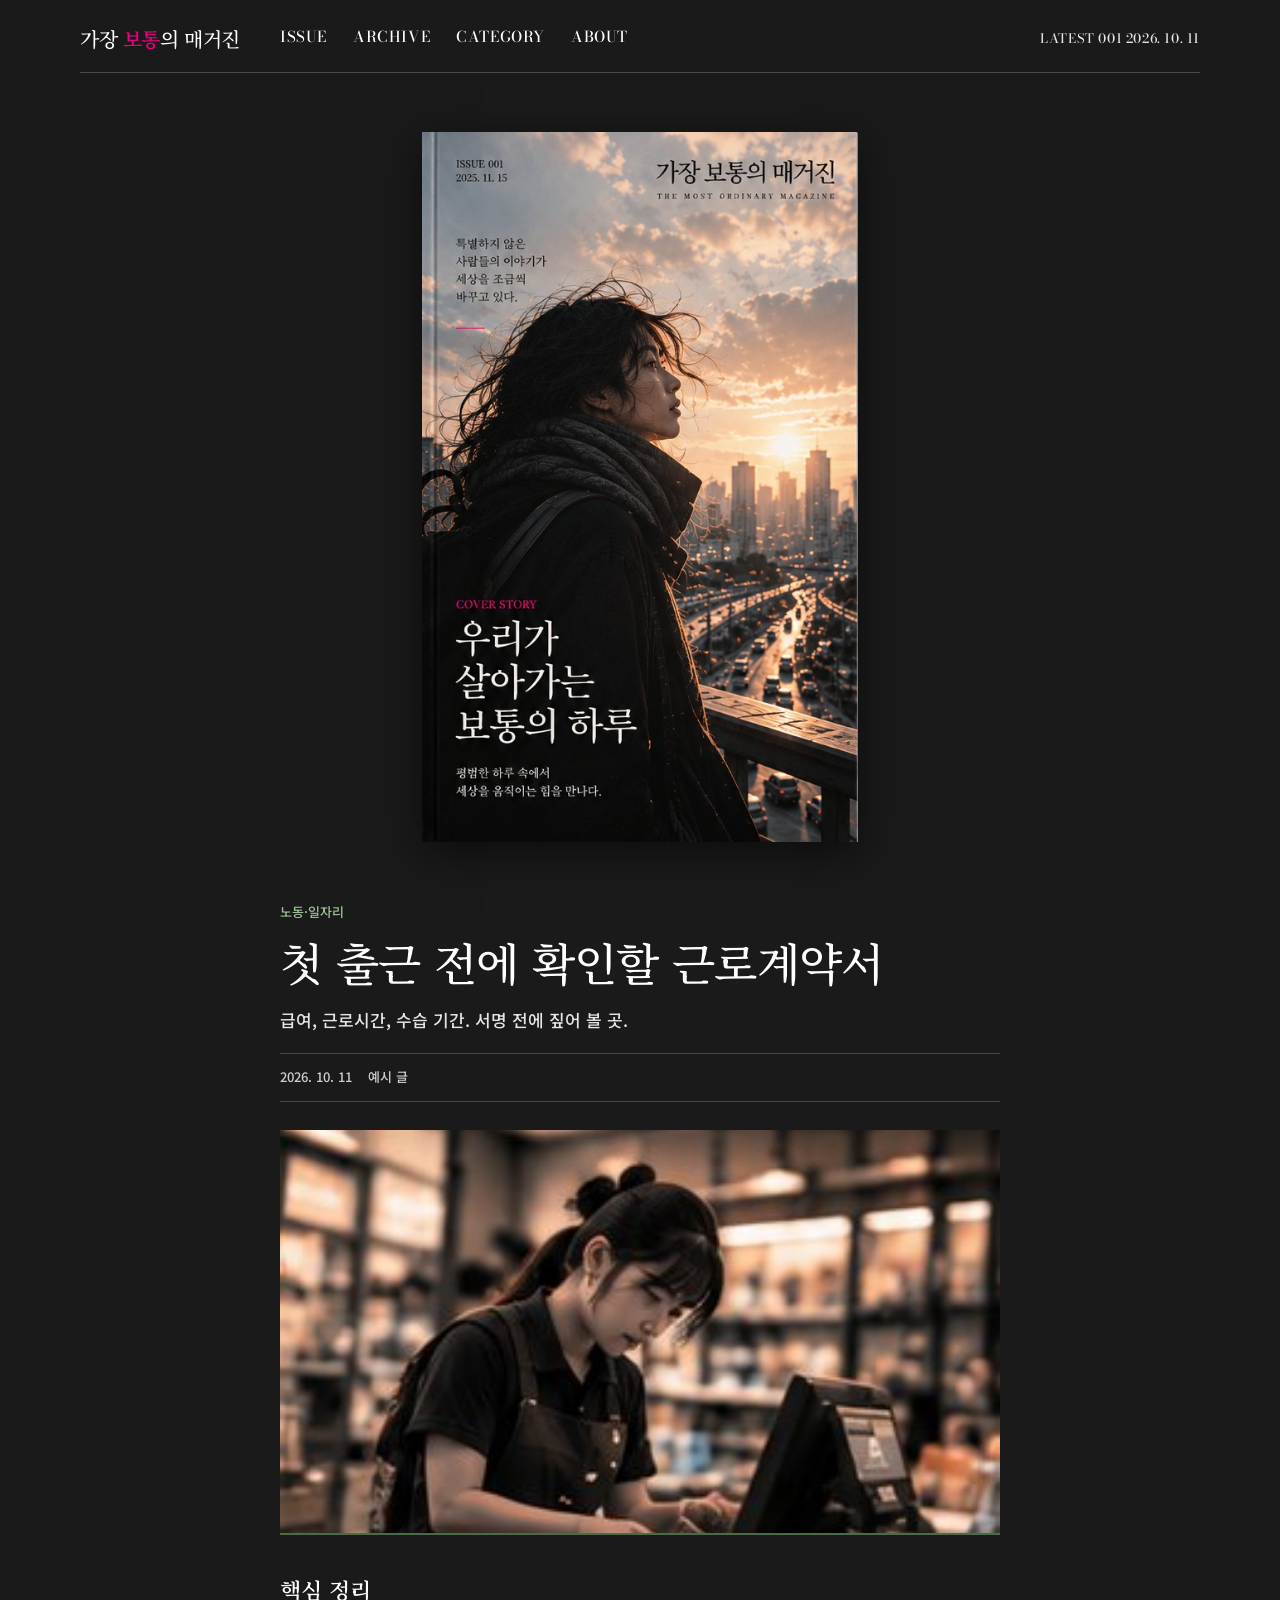
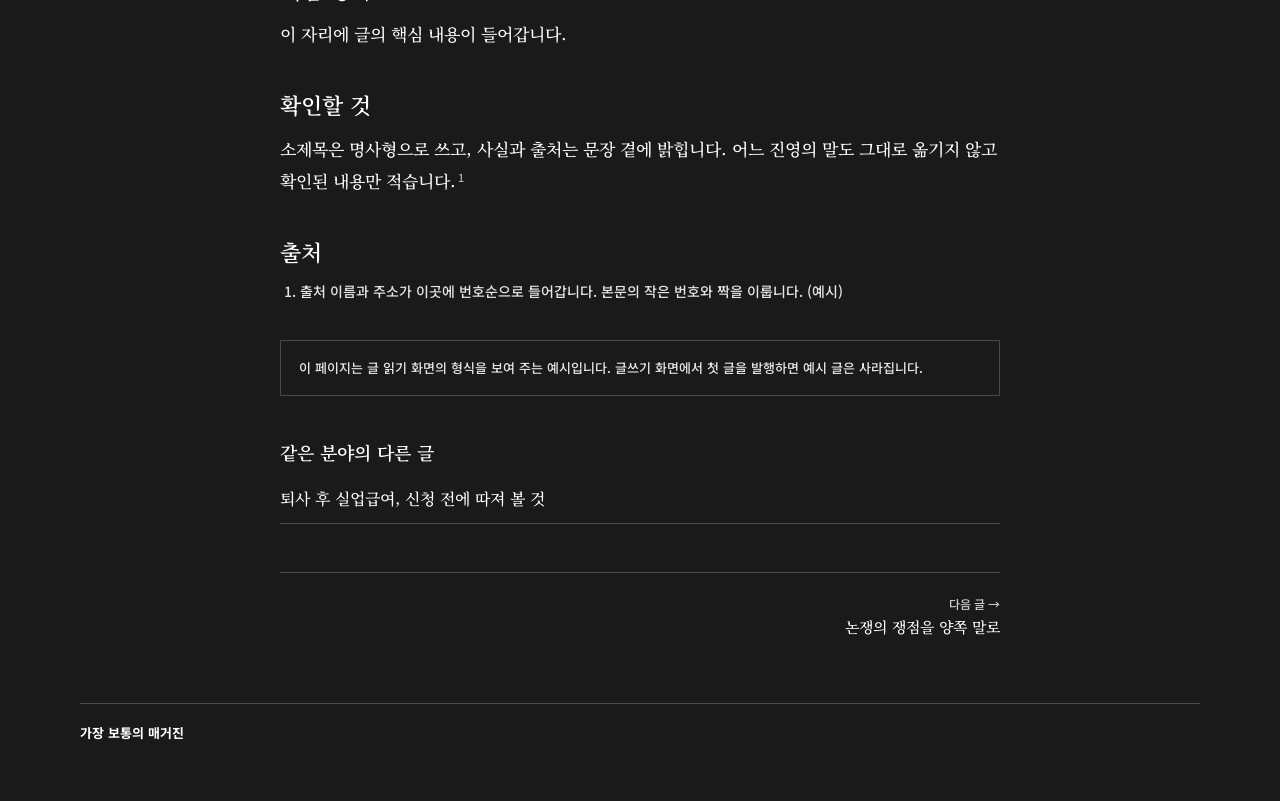
<file: post.html>
<!doctype html>
<html lang="ko">
<head>
<meta charset="utf-8">
<meta name="viewport" content="width=device-width, initial-scale=1, viewport-fit=cover">
<title>글 읽기 — 가장 보통의 매거진</title>
<link rel="preconnect" href="https://fonts.googleapis.com">
<link rel="preconnect" href="https://fonts.gstatic.com" crossorigin>
<link rel="stylesheet" href="https://fonts.googleapis.com/css2?family=Bodoni+Moda:wght@400;500&family=Noto+Serif+KR:wght@400;500;600&family=Noto+Sans+KR:wght@400;500;700&family=Nanum+Pen+Script&family=Black+Han+Sans&display=swap">
<link rel="stylesheet" href="site.css">
</head>
<body data-page="post">
<div class="wrap">
<div id="site-header"></div>
<main>
  <article class="article" id="article"></article>
</main>
<div id="site-footer"></div>
</div>
<script src="config.js"></script>
<script src="site.js"></script>
<script>
(function () {
  var S = window.SITE;
  S.ready.then(function () {
    var id = parseInt((location.hash || "").replace("#", ""), 10);
    var p = S.POSTS[0];
    S.POSTS.forEach(function (x) { if (x.id === id) p = x; });
    document.title = p.title + " — 가장 보통의 매거진";
    S.renderArticle(document.getElementById("article"), p);
    S.recordView(p.id);
  });
  window.addEventListener("hashchange", function () { location.reload(); });
})();
</script>
</body>
</html>
</file>
<file: site.css>
/* 레이아웃: 하위 페이지 공용. 상단 메뉴 + 본문 한 칼럼(최대 1120px) + 하단 발행 정보. 첫 화면(index)의 어두운 월간지 룩을 그대로 따른다.
   핫핑크는 제호의 '보통'과 강조 버튼에만, 올리브는 분야 라벨에만 쓴다. */
:root {
  color-scheme: dark;
  --bg: #1A1A1A;
  --ink: #FFFFFF;
  --muted: #E6E5E2;
  --faint: #CFCECB;
  --rule: #4A4A4A;
  --pink: #E6007E;
  --olive: #4A6B45;
  --olive-text: #9DBF96;
  --serif: 'Noto Serif KR', 'Nanum Myeongjo', serif;
  --sans: 'Noto Sans KR', system-ui, -apple-system, sans-serif;
  --display: 'Bodoni Moda', 'Didot', 'Times New Roman', serif;
}
* { box-sizing: border-box; }
html { background: var(--bg); }
body { margin: 0; font-weight: 500; background: var(--bg); color: var(--ink); font-family: var(--serif); font-size: 16px; line-height: 1.75; padding-inline: 16px; padding-block: 0 56px; word-break: keep-all; }
a { color: inherit; text-decoration: none; }
:focus-visible { outline: 2px solid var(--pink); outline-offset: 3px; }
.wrap { max-width: 1120px; margin-inline: auto; }

/* 상단 메뉴 */
.site-nav { display: flex; flex-wrap: wrap; align-items: center; gap: 10px 28px; padding-block: 20px 16px; border-bottom: 1px solid var(--rule); font-family: var(--display); font-size: 15px; letter-spacing: 0.04em; }
.brand { font-family: var(--serif); font-size: 20px; font-weight: 500; letter-spacing: -0.02em; margin-right: 12px; }
.brand b { color: var(--pink); font-weight: 600; }
.site-nav .links { display: flex; flex-wrap: wrap; gap: 8px 26px; }
.site-nav .links a { padding-block: 4px; border-bottom: 2px solid transparent; }
.site-nav .links a:hover, .site-nav .links a[aria-current="page"] { border-bottom-color: var(--pink); }
.site-nav .iss { margin-left: auto; font-size: 13px; color: var(--muted); }

/* 페이지 머리 */
.page-head { padding-block: 44px 28px; border-bottom: 1px solid var(--rule); }
.eyebrow { margin: 0 0 8px; font-family: var(--display); font-size: 13px; letter-spacing: 0.34em; color: var(--muted); }
h1 { margin: 0; font-weight: 500; font-size: clamp(2.2rem, 7vw, 3.6rem); line-height: 1.2; letter-spacing: -0.015em; text-wrap: balance; }
h1 b { color: var(--pink); font-weight: 600; }
.lede { margin: 14px 0 0; max-width: 34em; font-family: var(--sans); font-weight: 500; font-size: 16px; color: var(--muted); }

/* 분야 탭 */
.tabs { display: flex; gap: 8px; margin-top: 24px; overflow-x: auto; padding-bottom: 6px; }
.tab { flex: none; font: inherit; font-family: var(--sans); font-size: 14px; font-weight: 500; padding: 8px 16px; background: transparent; color: var(--ink); border: 1px solid var(--rule); border-radius: 0; cursor: pointer; }
.tab[aria-pressed="true"] { background: var(--ink); color: var(--bg); border-color: var(--ink); }

/* 글 카드 */
.grid { list-style: none; margin: 32px 0 0; padding: 0; display: grid; gap: 36px 28px; grid-template-columns: repeat(auto-fill, minmax(min(100%, 300px), 1fr)); }
.card a { display: block; }
.thumb { width: 100%; aspect-ratio: 16 / 9; background: linear-gradient(160deg, #3A3A3A, #222222) center / cover no-repeat; border-bottom: 2px solid var(--olive); }
.card .c { display: block; margin-top: 14px; font-family: var(--sans); font-size: 12px; font-weight: 500; color: var(--olive-text); }
.card h3 { margin: 2px 0 0; font-weight: 500; font-size: 21px; line-height: 1.4; }
.card p { margin: 6px 0 0; font-family: var(--sans); font-weight: 500; font-size: 14px; line-height: 1.6; color: var(--muted); }
.card a:hover h3 { text-decoration: underline; text-decoration-color: var(--pink); text-underline-offset: 4px; text-decoration-thickness: 2px; }
.tag { display: inline-block; margin-left: 8px; padding: 0 6px; font-family: var(--sans); font-size: 11px; font-weight: 500; color: var(--faint); border: 1px solid var(--rule); vertical-align: 2px; }
.empty { margin: 32px 0 0; color: var(--muted); font-family: var(--sans); }

/* 글 읽기 */
.article { max-width: 720px; margin-inline: auto; padding-top: 44px; }
.article .cover-screen { min-height: calc(100svh - 96px); display: grid; justify-items: center; align-content: center; padding-block: 20px 36px; margin-top: -24px; }
.article .cover-screen img { display: block; width: auto; max-width: 100%; height: auto; max-height: calc(100svh - 190px); box-shadow: 0 10px 40px rgba(0,0,0,0.55); }
.article .cat { font-family: var(--sans); font-size: 13px; font-weight: 500; color: var(--olive-text); }
.article h1 { margin-top: 8px; font-size: clamp(1.9rem, 6vw, 2.8rem); font-weight: 500; line-height: 1.3; }
.article .dek { margin: 14px 0 0; font-family: var(--sans); font-weight: 500; font-size: 17px; color: var(--muted); }
.article .meta { margin: 18px 0 0; padding-block: 12px; border-block: 1px solid var(--rule); font-family: var(--sans); font-size: 13px; color: var(--faint); display: flex; flex-wrap: wrap; gap: 4px 16px; }
.article .hero { margin: 28px 0 0; aspect-ratio: 16 / 9; background: linear-gradient(160deg, #3A3A3A, #222222) center / cover no-repeat; border-bottom: 2px solid var(--olive); }
.article h2 { margin: 40px 0 0; font-size: 22px; font-weight: 600; line-height: 1.4; }
.article p.body { margin: 12px 0 0; font-size: 17px; line-height: 1.9; }
.fn { margin-left: 2px; font-family: var(--sans); font-size: 11px; color: var(--olive-text); }
.sources { margin: 12px 0 0; padding-left: 1.4em; font-family: var(--sans); font-size: 14px; line-height: 1.7; color: var(--muted); }
.article h2.rel-h { font-size: 18px; margin-top: 44px; }
.rel { list-style: none; margin: 10px 0 0; padding: 0; }
.rel li { border-bottom: 1px solid var(--rule); }
.rel a { display: block; padding: 12px 0; font-size: 16px; line-height: 1.5; }
.rel a:hover { text-decoration: underline; text-decoration-color: var(--pink); text-underline-offset: 4px; }
.article a.ext { text-decoration: underline; text-decoration-color: var(--pink); text-underline-offset: 3px; word-break: break-all; }
.article .fig { margin: 28px 0 0; }
.article .fig img { display: block; width: 100%; height: auto; }
.article .fig figcaption { margin-top: 8px; font-family: var(--sans); font-size: 13px; color: var(--faint); }
.note-box { margin-top: 36px; padding: 16px 18px; border: 1px solid var(--rule); font-family: var(--sans); font-size: 13px; line-height: 1.7; color: var(--muted); }
.btn { display: inline-flex; align-items: center; gap: 10px; margin-top: 28px; padding: 12px 20px; background: var(--pink); color: #fff; font-family: var(--sans); font-size: 14px; font-weight: 500; }
.btn:hover { filter: brightness(1.12); }
.pager { display: grid; grid-template-columns: 1fr 1fr; gap: 16px; margin-top: 48px; padding-top: 20px; border-top: 1px solid var(--rule); font-family: var(--sans); }
.pager a { display: block; min-width: 0; }
.pager small { display: block; font-size: 12px; color: var(--faint); }
.pager span { display: block; margin-top: 2px; font-family: var(--serif); font-size: 15px; line-height: 1.5; }
.pager a:last-child { text-align: right; }
.pager a:hover span { text-decoration: underline; text-decoration-color: var(--pink); text-underline-offset: 4px; }

/* 지난 호 */
.arc-bar { display: flex; align-items: flex-end; justify-content: space-between; gap: 16px; }
.arc-bar .lede { margin-bottom: 0; }
.sort select { padding: 8px 12px; background: #232323; border: 1px solid var(--rule); border-radius: 0; font-family: var(--sans); font-size: 14px; color: var(--ink); cursor: pointer; }
.sort select:hover, .sort select:focus { border-color: var(--ink); outline: none; }
.sr { position: absolute; width: 1px; height: 1px; overflow: hidden; clip: rect(0 0 0 0); }
.issues { list-style: none; margin: 32px 0 0; padding: 0; display: grid; gap: 28px; }
.issue { display: grid; grid-template-columns: 140px 1fr; gap: 24px; align-items: start; padding-bottom: 28px; border-bottom: 1px solid var(--rule); }
.issue .cv { width: 100%; aspect-ratio: 526 / 858; background: #222 center / cover no-repeat; }
.issue .cv.soon { display: grid; place-items: center; font-family: var(--sans); font-size: 12px; color: var(--faint); background: #232323; border: 1px dashed var(--rule); }
.issue .n { margin: 0; font-family: var(--display); font-size: 40px; line-height: 1.1; }
.issue .d { margin: 4px 0 0; font-family: var(--display); font-size: 13px; color: var(--muted); }
.issue .n { color: var(--pink); }
.issue p:not(.n):not(.d) { color: var(--olive-text); }
.issue h3 { margin: 14px 0 0; font-weight: 500; font-size: 20px; line-height: 1.4; }
.issue p { margin: 6px 0 0; font-family: var(--sans); font-size: 14px; color: var(--muted); }
.issue.soon-row { opacity: 0.75; }

/* 소개 */
.about { max-width: 720px; margin-inline: auto; padding-top: 32px; }
.about h2 { margin: 36px 0 0; font-size: 22px; font-weight: 600; }
.about p { margin: 10px 0 0; font-size: 17px; line-height: 1.9; }
.rules { list-style: none; margin: 14px 0 0; padding: 0; display: grid; gap: 14px; }
.rules li { padding-left: 14px; border-left: 2px solid var(--olive); font-family: var(--sans); font-size: 16px; line-height: 1.7; }
.rules li b { display: block; font-family: var(--serif); font-weight: 600; font-size: 18px; }
.cat-list { list-style: none; margin: 14px 0 0; padding: 0; display: flex; flex-wrap: wrap; gap: 8px; }
.cat-list li { padding: 6px 14px; border: 1px solid var(--rule); font-family: var(--sans); font-size: 14px; }

/* 하단 */
.site-foot { margin-top: 64px; padding-top: 18px; border-top: 1px solid var(--rule); display: flex; flex-wrap: wrap; gap: 8px 28px; font-family: var(--sans); font-size: 13px; color: var(--muted); }
.site-foot strong { color: var(--ink); font-weight: 700; }

@media (max-width: 520px) {
  .issue { grid-template-columns: 96px 1fr; gap: 16px; }
  .issue .n { font-size: 30px; }
}
</file>
